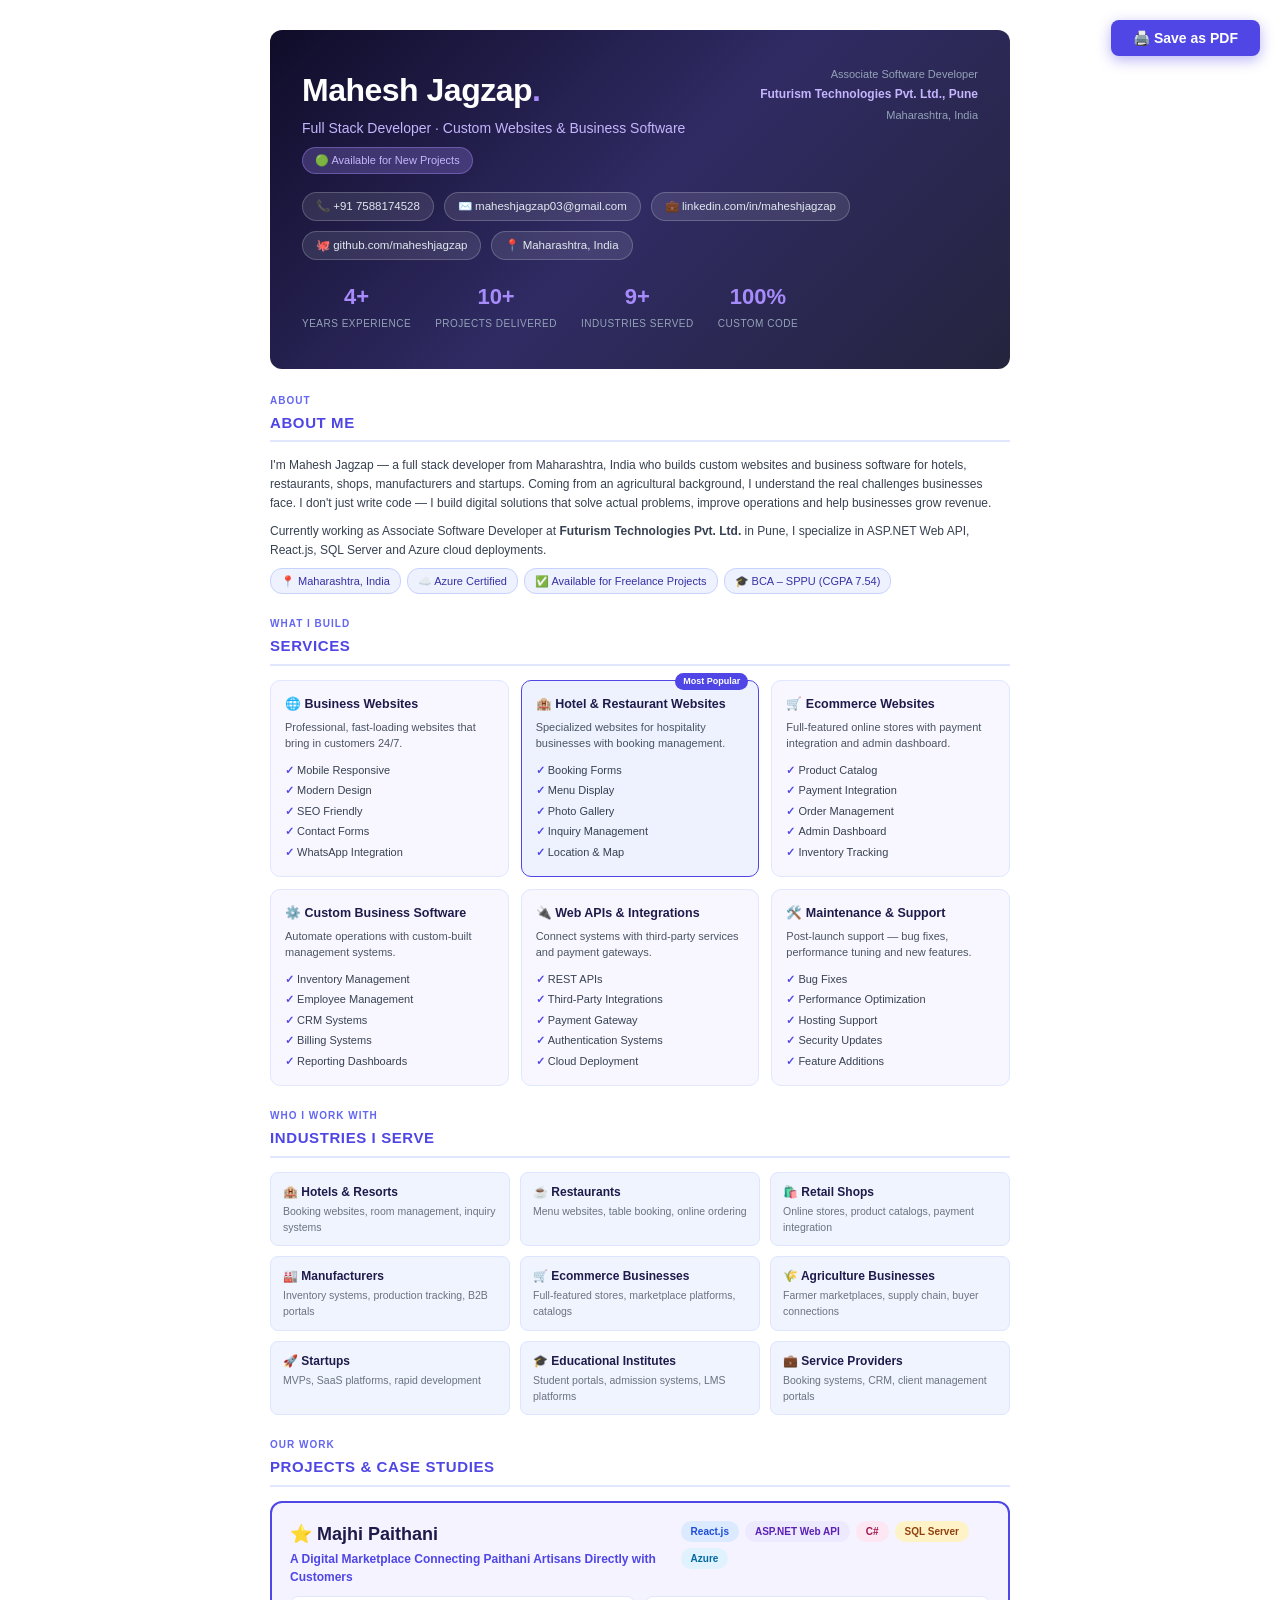
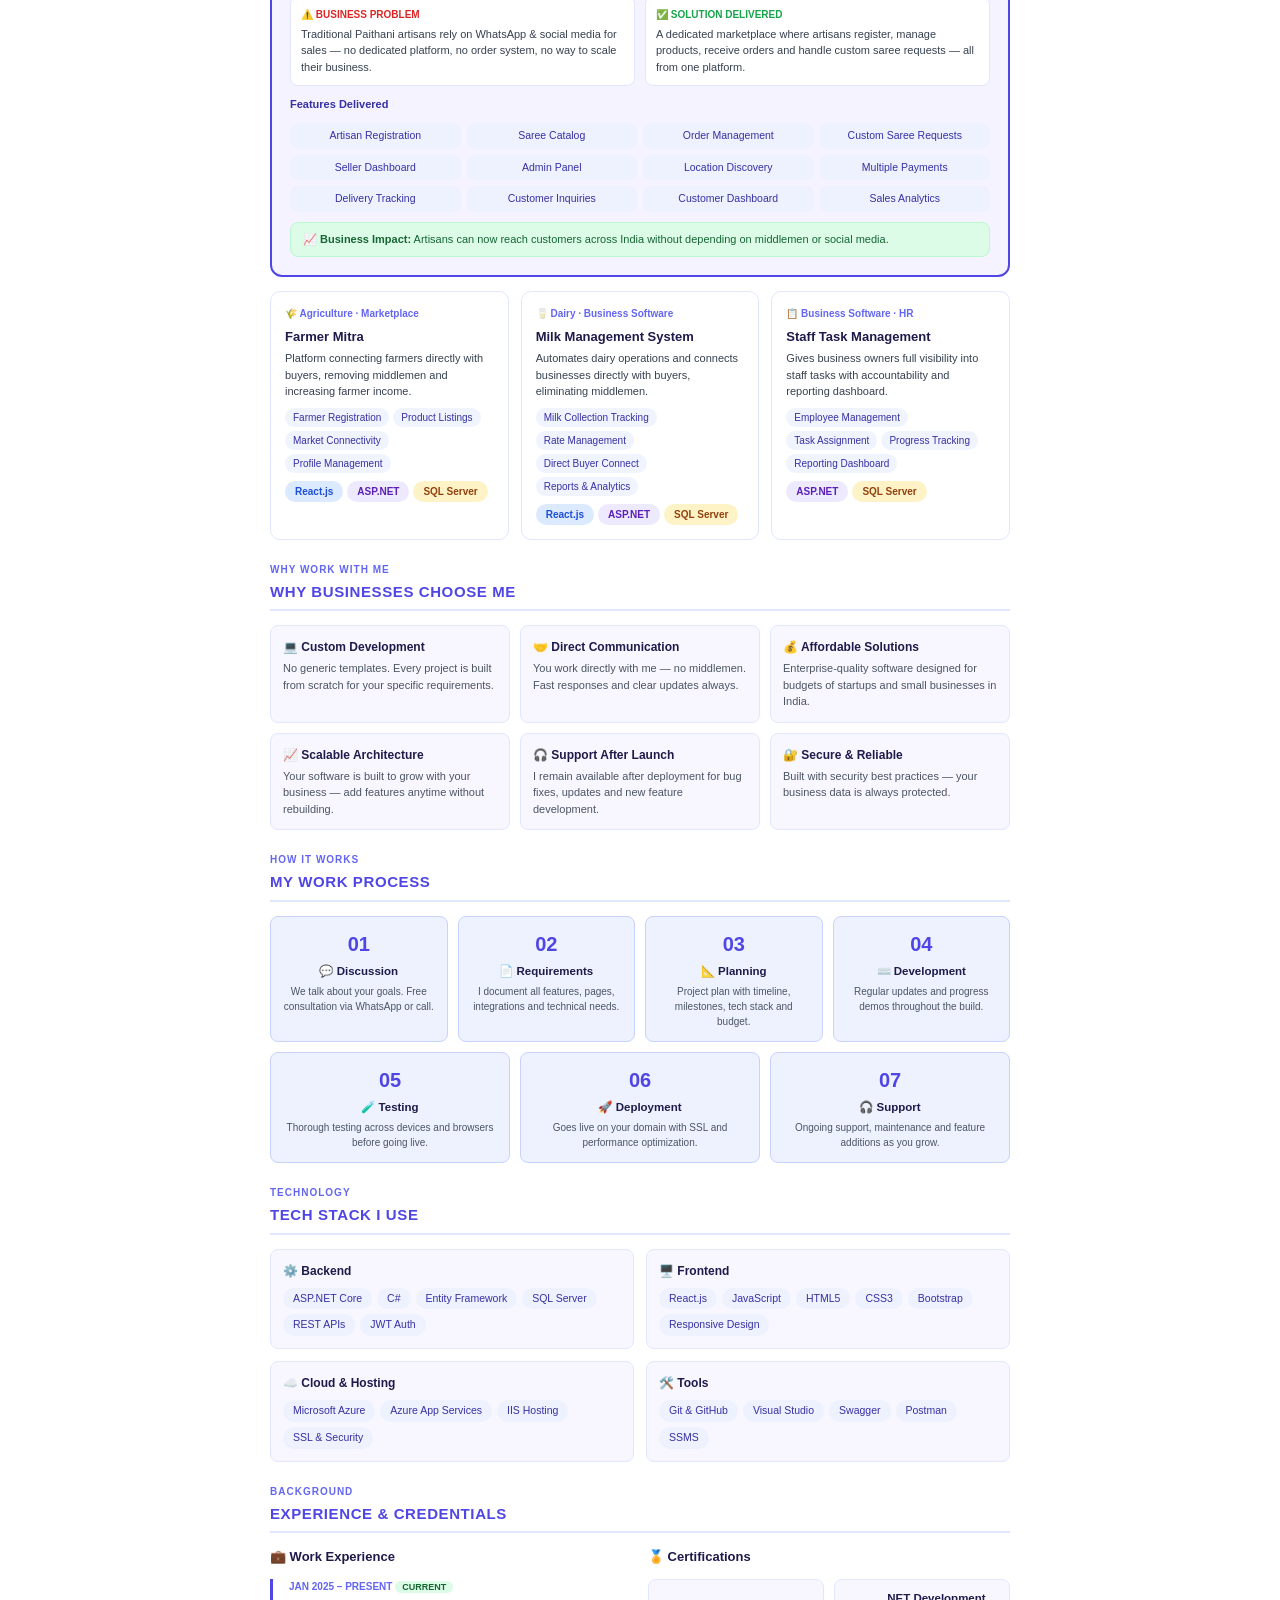
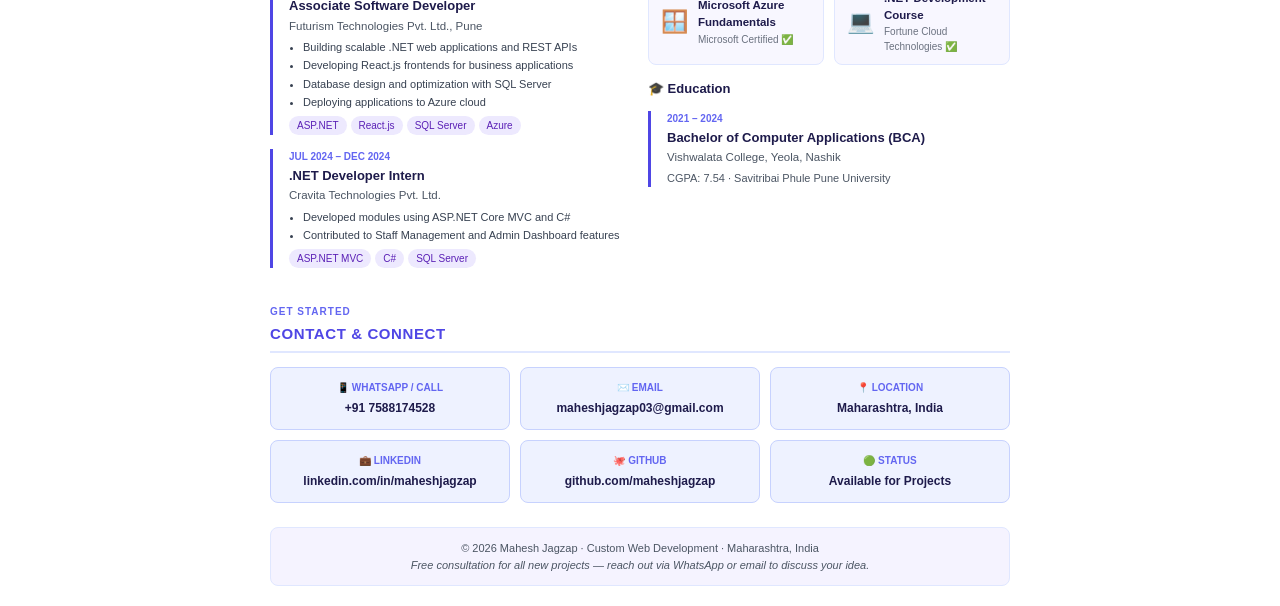
<file: Mahesh_Jagzap_Portfolio.html>
<!DOCTYPE html>
<html lang="en">
<head>
  <meta charset="utf-8">
  <meta name="viewport" content="width=device-width, initial-scale=1.0">
  <title>Mahesh Jagzap – Portfolio</title>
  <style>
    * { margin: 0; padding: 0; box-sizing: border-box; }
    body { font-family: 'Segoe UI', Arial, sans-serif; color: #1a1a2e; background: #fff; font-size: 13px; line-height: 1.5; }

    /* ---- Print/PDF page setup ---- */
    @page { size: A4; margin: 15mm 12mm; }
    @media print {
      .no-print { display: none !important; }
      body { font-size: 11px; }
      section { page-break-inside: avoid; }
    }

    /* ---- Print button ---- */
    .print-btn {
      position: fixed; top: 20px; right: 20px; z-index: 999;
      background: #4f46e5; color: #fff; border: none;
      padding: 10px 22px; border-radius: 8px; font-size: 14px;
      cursor: pointer; font-weight: 600; box-shadow: 0 4px 14px rgba(79,70,229,.4);
    }
    .print-btn:hover { background: #4338ca; }

    /* ---- Layout ---- */
    .page { max-width: 800px; margin: 0 auto; padding: 30px 30px 20px; }

    /* ---- Header ---- */
    .header { background: linear-gradient(135deg, #0f0c29, #302b63, #24243e);
      color: #fff; padding: 36px 32px; border-radius: 12px; margin-bottom: 24px; }
    .header-top { display: flex; justify-content: space-between; align-items: flex-start; }
    .name { font-size: 32px; font-weight: 800; letter-spacing: -0.5px; }
    .name span { color: #a78bfa; }
    .tagline { font-size: 14px; color: #c4b5fd; margin-top: 4px; font-weight: 500; }
    .badge { display: inline-block; background: rgba(167,139,250,.25); color: #c4b5fd;
      border: 1px solid rgba(167,139,250,.4); padding: 4px 12px; border-radius: 20px;
      font-size: 11px; margin-top: 8px; }
    .contact-pills { display: flex; flex-wrap: wrap; gap: 10px; margin-top: 18px; }
    .cpill { background: rgba(255,255,255,.1); border: 1px solid rgba(255,255,255,.2);
      color: #e2e8f0; padding: 5px 13px; border-radius: 20px; font-size: 11.5px; }
    .stats-row { display: flex; gap: 24px; margin-top: 20px; }
    .stat { text-align: center; }
    .stat-num { font-size: 22px; font-weight: 800; color: #a78bfa; display: block; }
    .stat-lbl { font-size: 10px; color: #94a3b8; text-transform: uppercase; letter-spacing: .5px; }

    /* ---- Section ---- */
    section { margin-bottom: 22px; }
    .sec-title { font-size: 15px; font-weight: 700; color: #4f46e5;
      border-bottom: 2px solid #e0e7ff; padding-bottom: 6px; margin-bottom: 14px;
      text-transform: uppercase; letter-spacing: .6px; }
    .sec-label { font-size: 10px; color: #6366f1; font-weight: 600;
      text-transform: uppercase; letter-spacing: 1px; margin-bottom: 4px; }

    /* ---- Services ---- */
    .services-grid { display: grid; grid-template-columns: repeat(3, 1fr); gap: 12px; }
    .svc-card { border: 1px solid #e0e7ff; border-radius: 10px; padding: 14px;
      background: #f8f7ff; position: relative; }
    .svc-card.featured { border-color: #4f46e5; background: #eef2ff; }
    .svc-name { font-size: 12.5px; font-weight: 700; color: #1e1b4b; margin-bottom: 5px; }
    .svc-desc { font-size: 11px; color: #4b5563; margin-bottom: 8px; }
    .svc-features { list-style: none; }
    .svc-features li { font-size: 11px; color: #374151; padding: 2px 0; }
    .svc-features li::before { content: "✓ "; color: #4f46e5; font-weight: 700; }
    .pop-badge { position: absolute; top: -8px; right: 10px; background: #4f46e5;
      color: #fff; font-size: 9px; padding: 2px 8px; border-radius: 10px; font-weight: 700; }

    /* ---- Industries ---- */
    .ind-grid { display: grid; grid-template-columns: repeat(3, 1fr); gap: 10px; }
    .ind-card { background: #f0f4ff; border: 1px solid #dde5ff; border-radius: 8px;
      padding: 10px 12px; }
    .ind-name { font-size: 12px; font-weight: 700; color: #1e1b4b; margin-bottom: 3px; }
    .ind-desc { font-size: 10.5px; color: #6b7280; }

    /* ---- Projects ---- */
    .featured-proj { border: 2px solid #4f46e5; border-radius: 12px; padding: 18px;
      background: #f5f3ff; margin-bottom: 14px; }
    .proj-header { display: flex; justify-content: space-between; align-items: flex-start; margin-bottom: 10px; }
    .proj-title { font-size: 18px; font-weight: 800; color: #1e1b4b; }
    .proj-tagline { font-size: 12px; color: #4f46e5; font-weight: 600; margin-top: 2px; }
    .proj-badges { display: flex; gap: 6px; flex-wrap: wrap; }
    .badge-chip { padding: 3px 10px; border-radius: 12px; font-size: 10px; font-weight: 700; }
    .bc-react { background: #dbeafe; color: #1d4ed8; }
    .bc-dotnet { background: #ede9fe; color: #5b21b6; }
    .bc-sql { background: #fef3c7; color: #92400e; }
    .bc-azure { background: #e0f2fe; color: #0369a1; }
    .bc-cs { background: #fce7f3; color: #9d174d; }
    .prob-sol { display: grid; grid-template-columns: 1fr 1fr; gap: 10px; margin: 10px 0; }
    .ps-block { background: #fff; border-radius: 8px; padding: 10px; border: 1px solid #e0e7ff; }
    .ps-label { font-size: 10px; font-weight: 700; text-transform: uppercase; margin-bottom: 4px; }
    .ps-label.problem { color: #dc2626; }
    .ps-label.solution { color: #16a34a; }
    .ps-text { font-size: 11px; color: #374151; }
    .feat-grid { display: grid; grid-template-columns: repeat(4, 1fr); gap: 6px; margin-top: 10px; }
    .feat-item { background: #eef2ff; border-radius: 6px; padding: 5px 8px;
      font-size: 10.5px; color: #3730a3; font-weight: 500; text-align: center; }
    .impact-bar { background: #dcfce7; border: 1px solid #bbf7d0; border-radius: 8px;
      padding: 8px 12px; margin-top: 10px; font-size: 11px; color: #166534; }

    /* ---- Project cards ---- */
    .proj-cards { display: grid; grid-template-columns: repeat(3, 1fr); gap: 12px; }
    .pc { border: 1px solid #e0e7ff; border-radius: 10px; padding: 14px; background: #fff; }
    .pc-title { font-size: 13px; font-weight: 700; color: #1e1b4b; margin-bottom: 4px; }
    .pc-cat { font-size: 10px; color: #6366f1; font-weight: 600; margin-bottom: 6px; }
    .pc-desc { font-size: 11px; color: #374151; margin-bottom: 8px; }
    .pc-feats { display: flex; flex-wrap: wrap; gap: 4px; margin-bottom: 8px; }
    .pc-feat { background: #f0f4ff; color: #3730a3; font-size: 10px; padding: 2px 8px; border-radius: 10px; }
    .pc-stack { display: flex; flex-wrap: wrap; gap: 4px; }

    /* ---- Why choose ---- */
    .why-grid { display: grid; grid-template-columns: repeat(3, 1fr); gap: 10px; }
    .why-card { background: #f8f7ff; border: 1px solid #e0e7ff; border-radius: 8px; padding: 12px; }
    .why-title { font-size: 12px; font-weight: 700; color: #1e1b4b; margin-bottom: 4px; }
    .why-text { font-size: 11px; color: #4b5563; }

    /* ---- Process ---- */
    .process-steps { display: grid; grid-template-columns: repeat(4, 1fr); gap: 10px; }
    .proc-step { background: #eef2ff; border: 1px solid #c7d2fe; border-radius: 8px; padding: 12px; text-align: center; }
    .proc-num { font-size: 20px; font-weight: 800; color: #4f46e5; display: block; }
    .proc-title { font-size: 11.5px; font-weight: 700; color: #1e1b4b; margin: 4px 0; }
    .proc-desc { font-size: 10px; color: #4b5563; }
    .process-steps2 { display: grid; grid-template-columns: repeat(3, 1fr); gap: 10px; margin-top: 10px; }

    /* ---- Tech Stack ---- */
    .tech-grid { display: grid; grid-template-columns: repeat(2, 1fr); gap: 12px; }
    .tech-cat { background: #f8f7ff; border: 1px solid #e0e7ff; border-radius: 8px; padding: 12px; }
    .tech-name { font-size: 12px; font-weight: 700; color: #1e1b4b; margin-bottom: 8px; }
    .tech-pills { display: flex; flex-wrap: wrap; gap: 5px; }
    .tp { background: #eef2ff; color: #3730a3; font-size: 10.5px; padding: 3px 10px; border-radius: 12px; font-weight: 500; }

    /* ---- About / Experience ---- */
    .about-grid { display: grid; grid-template-columns: 1fr 1fr; gap: 16px; }
    .about-text { font-size: 12px; color: #374151; margin-bottom: 8px; line-height: 1.6; }
    .info-chips { display: flex; flex-wrap: wrap; gap: 6px; margin-top: 8px; }
    .ic { background: #eef2ff; border: 1px solid #c7d2fe; color: #3730a3; font-size: 11px; padding: 4px 10px; border-radius: 12px; }
    .timeline-item { margin-bottom: 14px; padding-left: 16px; border-left: 3px solid #4f46e5; }
    .tl-period { font-size: 10px; color: #6366f1; font-weight: 700; text-transform: uppercase; margin-bottom: 2px; }
    .tl-role { font-size: 13px; font-weight: 700; color: #1e1b4b; margin-bottom: 2px; }
    .tl-company { font-size: 11.5px; color: #4b5563; margin-bottom: 4px; }
    .tl-points { font-size: 11px; color: #374151; padding-left: 14px; margin-bottom: 5px; }
    .tl-points li { margin-bottom: 2px; }
    .tl-tech { display: flex; flex-wrap: wrap; gap: 4px; }
    .tl-chip { background: #ede9fe; color: #5b21b6; font-size: 10px; padding: 2px 8px; border-radius: 10px; }
    .tl-badge { background: #dcfce7; color: #166534; font-size: 9px; padding: 1px 7px; border-radius: 10px; font-weight: 700; }

    /* ---- Cert cards ---- */
    .cert-cards { display: grid; grid-template-columns: 1fr 1fr; gap: 10px; margin-bottom: 14px; }
    .cert-card { background: #f8f7ff; border: 1px solid #e0e7ff; border-radius: 8px; padding: 10px 12px; display: flex; align-items: center; gap: 10px; }
    .cert-title { font-size: 11.5px; font-weight: 700; color: #1e1b4b; }
    .cert-issuer { font-size: 10px; color: #6b7280; }
    .cert-icon-big { font-size: 22px; }

    /* ---- Contact ---- */
    .contact-grid { display: grid; grid-template-columns: repeat(3, 1fr); gap: 10px; }
    .contact-item { background: #eef2ff; border: 1px solid #c7d2fe; border-radius: 8px; padding: 12px; text-align: center; }
    .contact-label { font-size: 10px; color: #6366f1; font-weight: 700; text-transform: uppercase; margin-bottom: 4px; }
    .contact-value { font-size: 12px; font-weight: 600; color: #1e1b4b; }
    .footer-note { text-align: center; margin-top: 24px; padding: 12px; background: #f5f3ff;
      border-radius: 8px; font-size: 11px; color: #4b5563; border: 1px solid #e0e7ff; }
  </style>
</head>
<body>
<button class="print-btn no-print" onclick="window.print()">🖨️ Save as PDF</button>
<div class="page">

  <!-- HEADER -->
  <div class="header">
    <div class="header-top">
      <div>
        <div class="name">Mahesh Jagzap<span>.</span></div>
        <div class="tagline">Full Stack Developer · Custom Websites &amp; Business Software</div>
        <div class="badge">🟢 Available for New Projects</div>
      </div>
      <div style="text-align:right;">
        <div style="font-size:11px;color:#94a3b8;">Associate Software Developer</div>
        <div style="font-size:12px;color:#c4b5fd;font-weight:600;margin-top:2px;">Futurism Technologies Pvt. Ltd., Pune</div>
        <div style="font-size:11px;color:#94a3b8;margin-top:4px;">Maharashtra, India</div>
      </div>
    </div>
    <div class="contact-pills">
      <span class="cpill">📞 +91 7588174528</span>
      <span class="cpill">✉️ maheshjagzap03@gmail.com</span>
      <span class="cpill">💼 linkedin.com/in/maheshjagzap</span>
      <span class="cpill">🐙 github.com/maheshjagzap</span>
      <span class="cpill">📍 Maharashtra, India</span>
    </div>
    <div class="stats-row">
      <div class="stat"><span class="stat-num">4+</span><span class="stat-lbl">Years Experience</span></div>
      <div class="stat"><span class="stat-num">10+</span><span class="stat-lbl">Projects Delivered</span></div>
      <div class="stat"><span class="stat-num">9+</span><span class="stat-lbl">Industries Served</span></div>
      <div class="stat"><span class="stat-num">100%</span><span class="stat-lbl">Custom Code</span></div>
    </div>
  </div>

  <!-- ABOUT -->
  <section>
    <div class="sec-label">About</div>
    <div class="sec-title">About Me</div>
    <p class="about-text">I'm Mahesh Jagzap — a full stack developer from Maharashtra, India who builds custom websites and business software for hotels, restaurants, shops, manufacturers and startups. Coming from an agricultural background, I understand the real challenges businesses face. I don't just write code — I build digital solutions that solve actual problems, improve operations and help businesses grow revenue.</p>
    <p class="about-text">Currently working as Associate Software Developer at <strong>Futurism Technologies Pvt. Ltd.</strong> in Pune, I specialize in ASP.NET Web API, React.js, SQL Server and Azure cloud deployments.</p>
    <div class="info-chips">
      <span class="ic">📍 Maharashtra, India</span>
      <span class="ic">☁️ Azure Certified</span>
      <span class="ic">✅ Available for Freelance Projects</span>
      <span class="ic">🎓 BCA – SPPU (CGPA 7.54)</span>
    </div>
  </section>

  <!-- SERVICES -->
  <section>
    <div class="sec-label">What I Build</div>
    <div class="sec-title">Services</div>
    <div class="services-grid">
      <div class="svc-card">
        <div class="svc-name">🌐 Business Websites</div>
        <div class="svc-desc">Professional, fast-loading websites that bring in customers 24/7.</div>
        <ul class="svc-features">
          <li>Mobile Responsive</li><li>Modern Design</li><li>SEO Friendly</li>
          <li>Contact Forms</li><li>WhatsApp Integration</li>
        </ul>
      </div>
      <div class="svc-card featured">
        <div class="pop-badge">Most Popular</div>
        <div class="svc-name">🏨 Hotel &amp; Restaurant Websites</div>
        <div class="svc-desc">Specialized websites for hospitality businesses with booking management.</div>
        <ul class="svc-features">
          <li>Booking Forms</li><li>Menu Display</li><li>Photo Gallery</li>
          <li>Inquiry Management</li><li>Location &amp; Map</li>
        </ul>
      </div>
      <div class="svc-card">
        <div class="svc-name">🛒 Ecommerce Websites</div>
        <div class="svc-desc">Full-featured online stores with payment integration and admin dashboard.</div>
        <ul class="svc-features">
          <li>Product Catalog</li><li>Payment Integration</li><li>Order Management</li>
          <li>Admin Dashboard</li><li>Inventory Tracking</li>
        </ul>
      </div>
      <div class="svc-card">
        <div class="svc-name">⚙️ Custom Business Software</div>
        <div class="svc-desc">Automate operations with custom-built management systems.</div>
        <ul class="svc-features">
          <li>Inventory Management</li><li>Employee Management</li><li>CRM Systems</li>
          <li>Billing Systems</li><li>Reporting Dashboards</li>
        </ul>
      </div>
      <div class="svc-card">
        <div class="svc-name">🔌 Web APIs &amp; Integrations</div>
        <div class="svc-desc">Connect systems with third-party services and payment gateways.</div>
        <ul class="svc-features">
          <li>REST APIs</li><li>Third-Party Integrations</li><li>Payment Gateway</li>
          <li>Authentication Systems</li><li>Cloud Deployment</li>
        </ul>
      </div>
      <div class="svc-card">
        <div class="svc-name">🛠️ Maintenance &amp; Support</div>
        <div class="svc-desc">Post-launch support — bug fixes, performance tuning and new features.</div>
        <ul class="svc-features">
          <li>Bug Fixes</li><li>Performance Optimization</li><li>Hosting Support</li>
          <li>Security Updates</li><li>Feature Additions</li>
        </ul>
      </div>
    </div>
  </section>

  <!-- INDUSTRIES -->
  <section>
    <div class="sec-label">Who I Work With</div>
    <div class="sec-title">Industries I Serve</div>
    <div class="ind-grid">
      <div class="ind-card"><div class="ind-name">🏨 Hotels &amp; Resorts</div><div class="ind-desc">Booking websites, room management, inquiry systems</div></div>
      <div class="ind-card"><div class="ind-name">☕ Restaurants</div><div class="ind-desc">Menu websites, table booking, online ordering</div></div>
      <div class="ind-card"><div class="ind-name">🛍️ Retail Shops</div><div class="ind-desc">Online stores, product catalogs, payment integration</div></div>
      <div class="ind-card"><div class="ind-name">🏭 Manufacturers</div><div class="ind-desc">Inventory systems, production tracking, B2B portals</div></div>
      <div class="ind-card"><div class="ind-name">🛒 Ecommerce Businesses</div><div class="ind-desc">Full-featured stores, marketplace platforms, catalogs</div></div>
      <div class="ind-card"><div class="ind-name">🌾 Agriculture Businesses</div><div class="ind-desc">Farmer marketplaces, supply chain, buyer connections</div></div>
      <div class="ind-card"><div class="ind-name">🚀 Startups</div><div class="ind-desc">MVPs, SaaS platforms, rapid development</div></div>
      <div class="ind-card"><div class="ind-name">🎓 Educational Institutes</div><div class="ind-desc">Student portals, admission systems, LMS platforms</div></div>
      <div class="ind-card"><div class="ind-name">💼 Service Providers</div><div class="ind-desc">Booking systems, CRM, client management portals</div></div>
    </div>
  </section>

  <!-- PROJECTS -->
  <section>
    <div class="sec-label">Our Work</div>
    <div class="sec-title">Projects &amp; Case Studies</div>

    <!-- Featured Project -->
    <div class="featured-proj">
      <div class="proj-header">
        <div>
          <div class="proj-title">⭐ Majhi Paithani</div>
          <div class="proj-tagline">A Digital Marketplace Connecting Paithani Artisans Directly with Customers</div>
        </div>
        <div class="proj-badges">
          <span class="badge-chip bc-react">React.js</span>
          <span class="badge-chip bc-dotnet">ASP.NET Web API</span>
          <span class="badge-chip bc-cs">C#</span>
          <span class="badge-chip bc-sql">SQL Server</span>
          <span class="badge-chip bc-azure">Azure</span>
        </div>
      </div>
      <div class="prob-sol">
        <div class="ps-block">
          <div class="ps-label problem">⚠️ Business Problem</div>
          <div class="ps-text">Traditional Paithani artisans rely on WhatsApp &amp; social media for sales — no dedicated platform, no order system, no way to scale their business.</div>
        </div>
        <div class="ps-block">
          <div class="ps-label solution">✅ Solution Delivered</div>
          <div class="ps-text">A dedicated marketplace where artisans register, manage products, receive orders and handle custom saree requests — all from one platform.</div>
        </div>
      </div>
      <div style="font-size:11px;font-weight:700;color:#3730a3;margin-top:10px;margin-bottom:6px;">Features Delivered</div>
      <div class="feat-grid">
        <div class="feat-item">Artisan Registration</div>
        <div class="feat-item">Saree Catalog</div>
        <div class="feat-item">Order Management</div>
        <div class="feat-item">Custom Saree Requests</div>
        <div class="feat-item">Seller Dashboard</div>
        <div class="feat-item">Admin Panel</div>
        <div class="feat-item">Location Discovery</div>
        <div class="feat-item">Multiple Payments</div>
        <div class="feat-item">Delivery Tracking</div>
        <div class="feat-item">Customer Inquiries</div>
        <div class="feat-item">Customer Dashboard</div>
        <div class="feat-item">Sales Analytics</div>
      </div>
      <div class="impact-bar">📈 <strong>Business Impact:</strong> Artisans can now reach customers across India without depending on middlemen or social media.</div>
    </div>

    <!-- Other Projects -->
    <div class="proj-cards">
      <div class="pc">
        <div class="pc-cat">🌾 Agriculture · Marketplace</div>
        <div class="pc-title">Farmer Mitra</div>
        <div class="pc-desc">Platform connecting farmers directly with buyers, removing middlemen and increasing farmer income.</div>
        <div class="pc-feats">
          <span class="pc-feat">Farmer Registration</span>
          <span class="pc-feat">Product Listings</span>
          <span class="pc-feat">Market Connectivity</span>
          <span class="pc-feat">Profile Management</span>
        </div>
        <div class="pc-stack">
          <span class="badge-chip bc-react">React.js</span>
          <span class="badge-chip bc-dotnet">ASP.NET</span>
          <span class="badge-chip bc-sql">SQL Server</span>
        </div>
      </div>
      <div class="pc">
        <div class="pc-cat">🥛 Dairy · Business Software</div>
        <div class="pc-title">Milk Management System</div>
        <div class="pc-desc">Automates dairy operations and connects businesses directly with buyers, eliminating middlemen.</div>
        <div class="pc-feats">
          <span class="pc-feat">Milk Collection Tracking</span>
          <span class="pc-feat">Rate Management</span>
          <span class="pc-feat">Direct Buyer Connect</span>
          <span class="pc-feat">Reports &amp; Analytics</span>
        </div>
        <div class="pc-stack">
          <span class="badge-chip bc-react">React.js</span>
          <span class="badge-chip bc-dotnet">ASP.NET</span>
          <span class="badge-chip bc-sql">SQL Server</span>
        </div>
      </div>
      <div class="pc">
        <div class="pc-cat">📋 Business Software · HR</div>
        <div class="pc-title">Staff Task Management</div>
        <div class="pc-desc">Gives business owners full visibility into staff tasks with accountability and reporting dashboard.</div>
        <div class="pc-feats">
          <span class="pc-feat">Employee Management</span>
          <span class="pc-feat">Task Assignment</span>
          <span class="pc-feat">Progress Tracking</span>
          <span class="pc-feat">Reporting Dashboard</span>
        </div>
        <div class="pc-stack">
          <span class="badge-chip bc-dotnet">ASP.NET</span>
          <span class="badge-chip bc-sql">SQL Server</span>
        </div>
      </div>
    </div>
  </section>

  <!-- WHY CHOOSE ME -->
  <section>
    <div class="sec-label">Why Work With Me</div>
    <div class="sec-title">Why Businesses Choose Me</div>
    <div class="why-grid">
      <div class="why-card">
        <div class="why-title">💻 Custom Development</div>
        <div class="why-text">No generic templates. Every project is built from scratch for your specific requirements.</div>
      </div>
      <div class="why-card">
        <div class="why-title">🤝 Direct Communication</div>
        <div class="why-text">You work directly with me — no middlemen. Fast responses and clear updates always.</div>
      </div>
      <div class="why-card">
        <div class="why-title">💰 Affordable Solutions</div>
        <div class="why-text">Enterprise-quality software designed for budgets of startups and small businesses in India.</div>
      </div>
      <div class="why-card">
        <div class="why-title">📈 Scalable Architecture</div>
        <div class="why-text">Your software is built to grow with your business — add features anytime without rebuilding.</div>
      </div>
      <div class="why-card">
        <div class="why-title">🎧 Support After Launch</div>
        <div class="why-text">I remain available after deployment for bug fixes, updates and new feature development.</div>
      </div>
      <div class="why-card">
        <div class="why-title">🔐 Secure &amp; Reliable</div>
        <div class="why-text">Built with security best practices — your business data is always protected.</div>
      </div>
    </div>
  </section>

  <!-- WORK PROCESS -->
  <section>
    <div class="sec-label">How It Works</div>
    <div class="sec-title">My Work Process</div>
    <div class="process-steps">
      <div class="proc-step"><span class="proc-num">01</span><div class="proc-title">💬 Discussion</div><div class="proc-desc">We talk about your goals. Free consultation via WhatsApp or call.</div></div>
      <div class="proc-step"><span class="proc-num">02</span><div class="proc-title">📄 Requirements</div><div class="proc-desc">I document all features, pages, integrations and technical needs.</div></div>
      <div class="proc-step"><span class="proc-num">03</span><div class="proc-title">📐 Planning</div><div class="proc-desc">Project plan with timeline, milestones, tech stack and budget.</div></div>
      <div class="proc-step"><span class="proc-num">04</span><div class="proc-title">⌨️ Development</div><div class="proc-desc">Regular updates and progress demos throughout the build.</div></div>
    </div>
    <div class="process-steps2">
      <div class="proc-step"><span class="proc-num">05</span><div class="proc-title">🧪 Testing</div><div class="proc-desc">Thorough testing across devices and browsers before going live.</div></div>
      <div class="proc-step"><span class="proc-num">06</span><div class="proc-title">🚀 Deployment</div><div class="proc-desc">Goes live on your domain with SSL and performance optimization.</div></div>
      <div class="proc-step"><span class="proc-num">07</span><div class="proc-title">🎧 Support</div><div class="proc-desc">Ongoing support, maintenance and feature additions as you grow.</div></div>
    </div>
  </section>

  <!-- TECH STACK -->
  <section>
    <div class="sec-label">Technology</div>
    <div class="sec-title">Tech Stack I Use</div>
    <div class="tech-grid">
      <div class="tech-cat">
        <div class="tech-name">⚙️ Backend</div>
        <div class="tech-pills">
          <span class="tp">ASP.NET Core</span><span class="tp">C#</span><span class="tp">Entity Framework</span>
          <span class="tp">SQL Server</span><span class="tp">REST APIs</span><span class="tp">JWT Auth</span>
        </div>
      </div>
      <div class="tech-cat">
        <div class="tech-name">🖥️ Frontend</div>
        <div class="tech-pills">
          <span class="tp">React.js</span><span class="tp">JavaScript</span><span class="tp">HTML5</span>
          <span class="tp">CSS3</span><span class="tp">Bootstrap</span><span class="tp">Responsive Design</span>
        </div>
      </div>
      <div class="tech-cat">
        <div class="tech-name">☁️ Cloud &amp; Hosting</div>
        <div class="tech-pills">
          <span class="tp">Microsoft Azure</span><span class="tp">Azure App Services</span>
          <span class="tp">IIS Hosting</span><span class="tp">SSL &amp; Security</span>
        </div>
      </div>
      <div class="tech-cat">
        <div class="tech-name">🛠️ Tools</div>
        <div class="tech-pills">
          <span class="tp">Git &amp; GitHub</span><span class="tp">Visual Studio</span>
          <span class="tp">Swagger</span><span class="tp">Postman</span><span class="tp">SSMS</span>
        </div>
      </div>
    </div>
  </section>

  <!-- EXPERIENCE & EDUCATION -->
  <section>
    <div class="sec-label">Background</div>
    <div class="sec-title">Experience &amp; Credentials</div>
    <div class="about-grid">
      <div>
        <h4 style="font-size:13px;color:#1e1b4b;margin-bottom:12px;">💼 Work Experience</h4>
        <div class="timeline-item">
          <div class="tl-period">Jan 2025 – Present <span class="tl-badge">Current</span></div>
          <div class="tl-role">Associate Software Developer</div>
          <div class="tl-company">Futurism Technologies Pvt. Ltd., Pune</div>
          <ul class="tl-points">
            <li>Building scalable .NET web applications and REST APIs</li>
            <li>Developing React.js frontends for business applications</li>
            <li>Database design and optimization with SQL Server</li>
            <li>Deploying applications to Azure cloud</li>
          </ul>
          <div class="tl-tech">
            <span class="tl-chip">ASP.NET</span><span class="tl-chip">React.js</span>
            <span class="tl-chip">SQL Server</span><span class="tl-chip">Azure</span>
          </div>
        </div>
        <div class="timeline-item">
          <div class="tl-period">Jul 2024 – Dec 2024</div>
          <div class="tl-role">.NET Developer Intern</div>
          <div class="tl-company">Cravita Technologies Pvt. Ltd.</div>
          <ul class="tl-points">
            <li>Developed modules using ASP.NET Core MVC and C#</li>
            <li>Contributed to Staff Management and Admin Dashboard features</li>
          </ul>
          <div class="tl-tech">
            <span class="tl-chip">ASP.NET MVC</span><span class="tl-chip">C#</span><span class="tl-chip">SQL Server</span>
          </div>
        </div>
      </div>
      <div>
        <h4 style="font-size:13px;color:#1e1b4b;margin-bottom:12px;">🏅 Certifications</h4>
        <div class="cert-cards">
          <div class="cert-card">
            <div class="cert-icon-big">🪟</div>
            <div>
              <div class="cert-title">Microsoft Azure Fundamentals</div>
              <div class="cert-issuer">Microsoft Certified ✅</div>
            </div>
          </div>
          <div class="cert-card">
            <div class="cert-icon-big">💻</div>
            <div>
              <div class="cert-title">.NET Development Course</div>
              <div class="cert-issuer">Fortune Cloud Technologies ✅</div>
            </div>
          </div>
        </div>
        <h4 style="font-size:13px;color:#1e1b4b;margin-bottom:12px;margin-top:14px;">🎓 Education</h4>
        <div class="timeline-item">
          <div class="tl-period">2021 – 2024</div>
          <div class="tl-role">Bachelor of Computer Applications (BCA)</div>
          <div class="tl-company">Vishwalata College, Yeola, Nashik</div>
          <div style="font-size:11px;color:#4b5563;margin-top:3px;">CGPA: 7.54 · Savitribai Phule Pune University</div>
        </div>
      </div>
    </div>
  </section>

  <!-- CONTACT -->
  <section>
    <div class="sec-label">Get Started</div>
    <div class="sec-title">Contact &amp; Connect</div>
    <div class="contact-grid">
      <div class="contact-item">
        <div class="contact-label">📱 WhatsApp / Call</div>
        <div class="contact-value">+91 7588174528</div>
      </div>
      <div class="contact-item">
        <div class="contact-label">✉️ Email</div>
        <div class="contact-value">maheshjagzap03@gmail.com</div>
      </div>
      <div class="contact-item">
        <div class="contact-label">📍 Location</div>
        <div class="contact-value">Maharashtra, India</div>
      </div>
      <div class="contact-item">
        <div class="contact-label">💼 LinkedIn</div>
        <div class="contact-value">linkedin.com/in/maheshjagzap</div>
      </div>
      <div class="contact-item">
        <div class="contact-label">🐙 GitHub</div>
        <div class="contact-value">github.com/maheshjagzap</div>
      </div>
      <div class="contact-item">
        <div class="contact-label">🟢 Status</div>
        <div class="contact-value">Available for Projects</div>
      </div>
    </div>
  </section>

  <div class="footer-note">
    © 2026 Mahesh Jagzap · Custom Web Development · Maharashtra, India<br>
    <em>Free consultation for all new projects — reach out via WhatsApp or email to discuss your idea.</em>
  </div>

</div>
</body>
</html>
</file>
